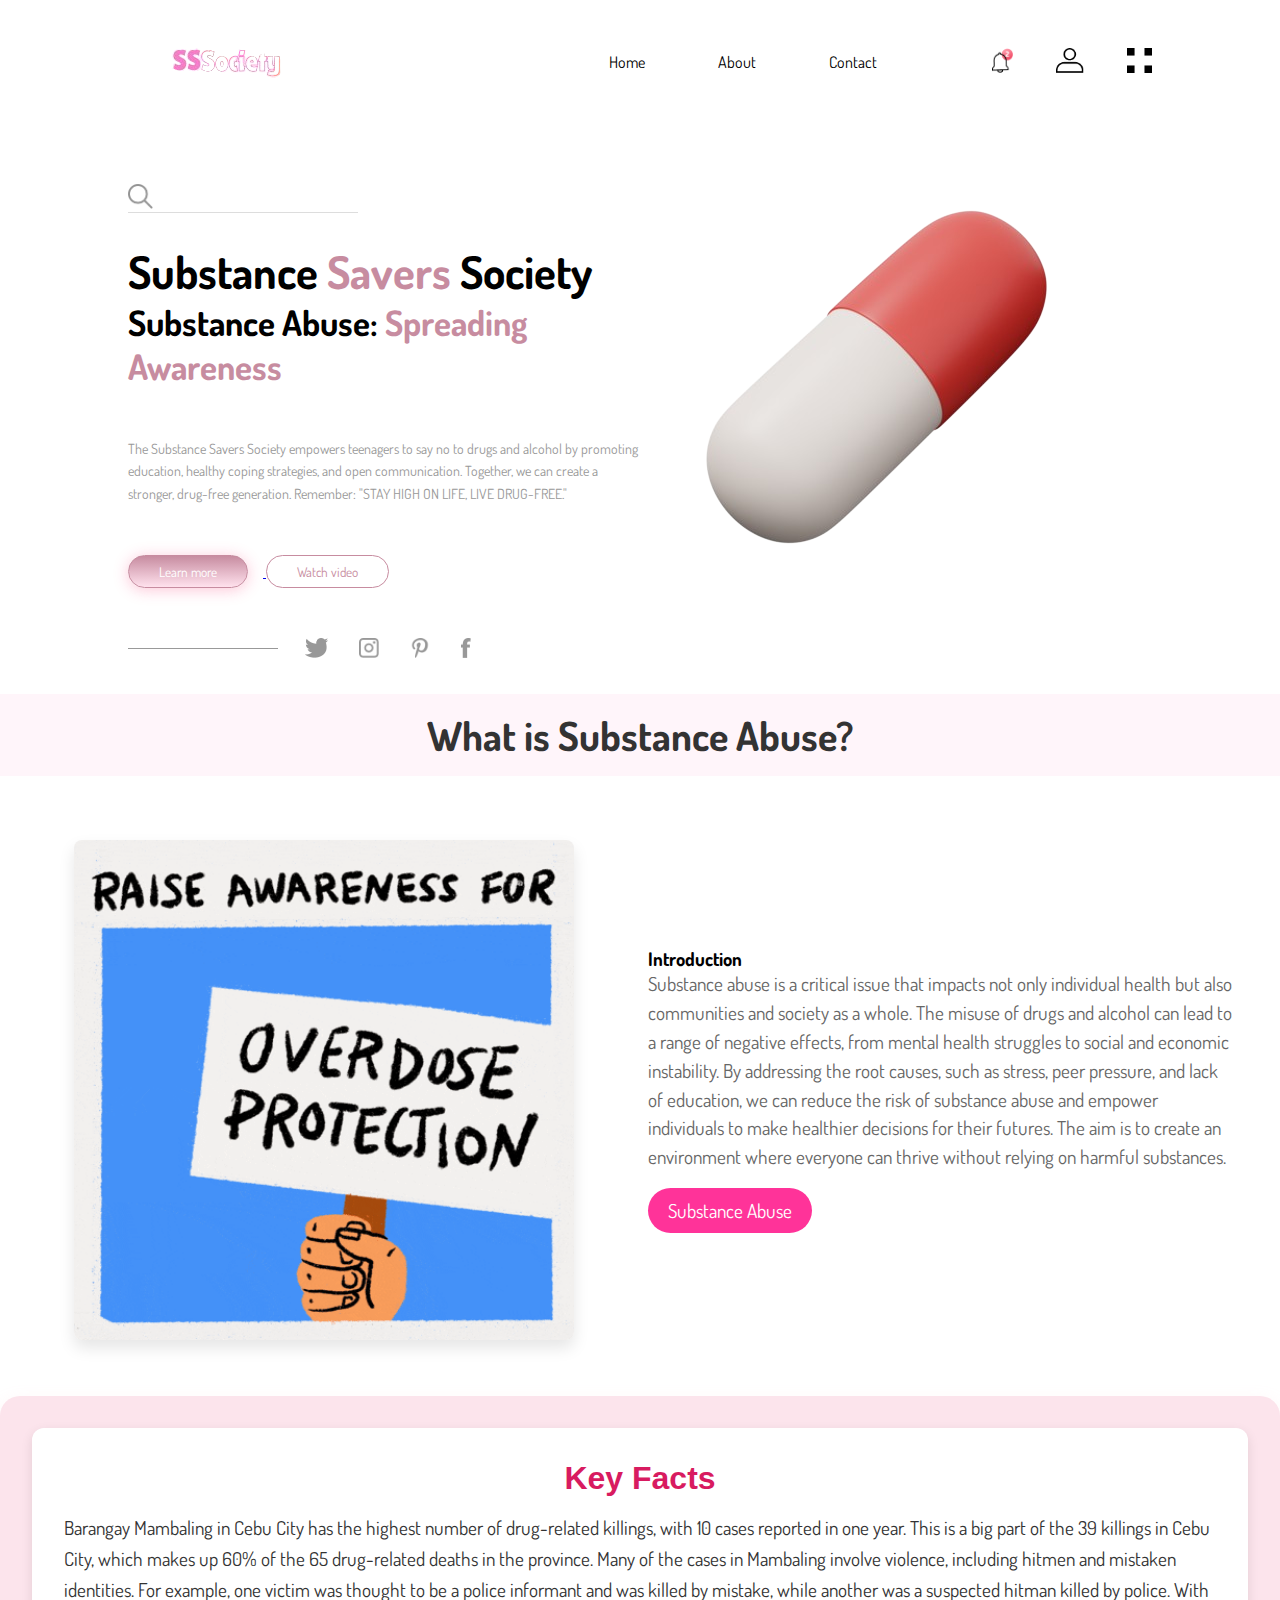
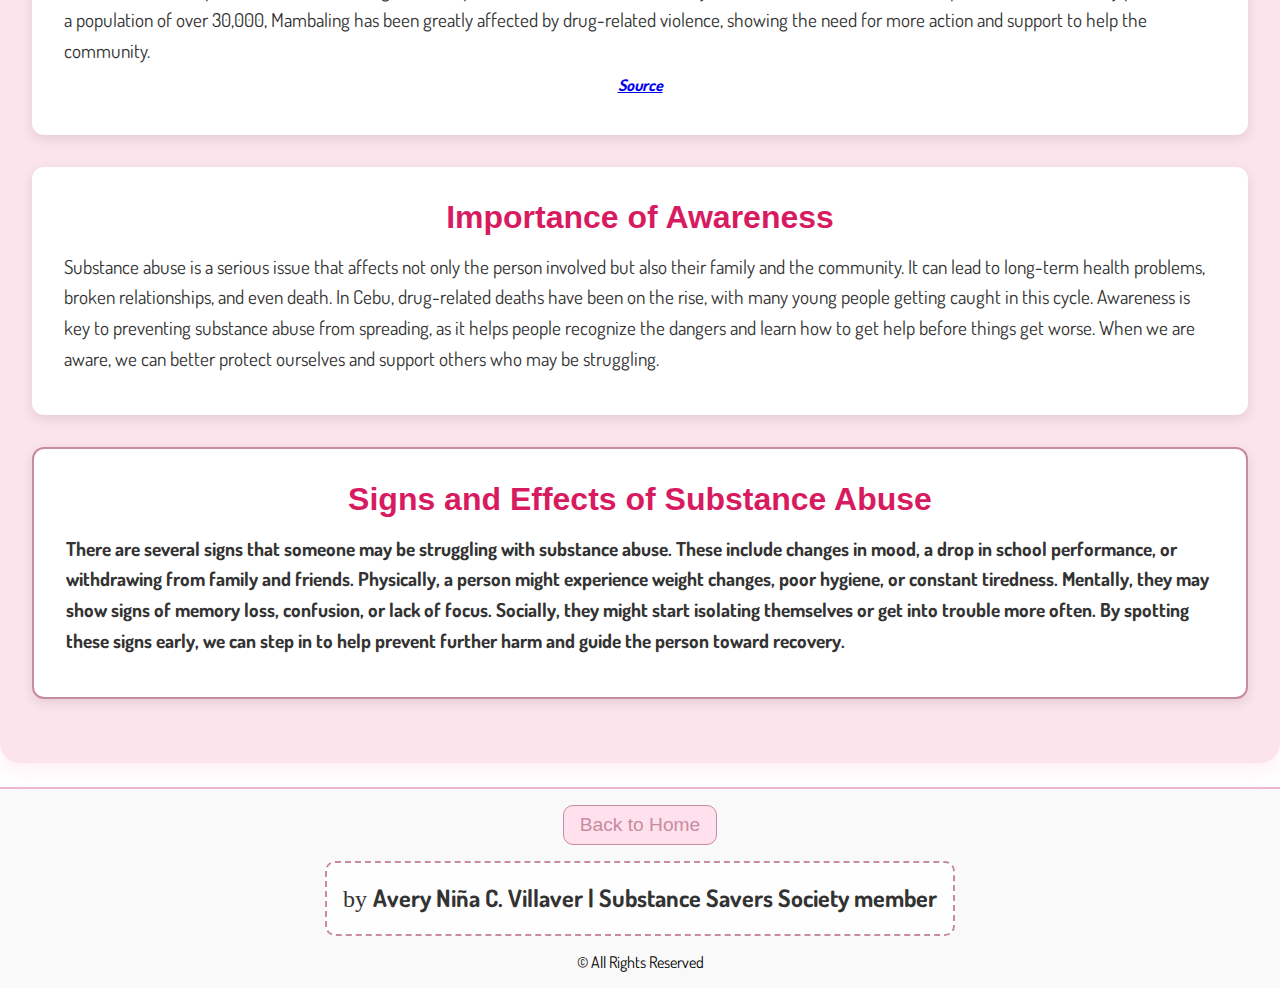
<file: index.html>
<html>
	<head> 
		<title> Substance Abuse </title>
		<link rel="stylesheet" href="style/style.css">
		<link href="https://fonts.googleapis.com/css?family=Dosis&display=swap" rel="stylesheet">
	</head>
	<body>
		<div class="hero">
			<div class="navbar">
				<img src="img/brimston.png" alt="brimston">
				<ul>
					<li><a href="#">Home</a></li>
					<li><a href="about.html">About</a></li>
					<li><a href="contact.html">Contact</a></li>
				</ul>
				<div class="navbar-icons">
					<img src="img/bell.png">
					<img src="img/user.png">
					<img src="img/menu.png">
				</div>
			</div>
			<div class="banner">
				<div class="left-column">
					<div class="search-box">
						<img src="img/search.png">
						<input type="text">
					</div>
					<h1> Substance <span> Savers </span> Society </h1>
					<h3> Substance Abuse: <span> Spreading Awareness</span></h3>
					<p>
					The Substance Savers Society empowers teenagers to say no to drugs and alcohol by promoting education, healthy coping strategies, and open communication. Together, we can create a stronger, drug-free generation. Remember: "STAY HIGH ON LIFE,
					LIVE DRUG-FREE."
					</p>
					<div class="btn">
						<a href="https://www.psychiatry.org/patients-families/addiction-substance-use-disorders/what-is-a-substance-use-disorder">
						<button type="button" class="primary-btn"> Learn more </button>
						<a href="https://youtu.be/HxXgVbYXVEs?si=Ga1_XOUrKe3bNmNM" target="_blank">
						<button type="button"> Watch video </button>
					</div>
					<div class="social-icons">
						<a href="https://twitter.com" target="_blank"><img src="img/twitter.png" alt="Twitter"></a> 
						<a href="https://instagram.com" target="_blank"><img src="img/instagram.png" alt="Instagram"></a> 
						<a href="https://pinterest.com" target="_blank"><img src="img/pinterest.png" alt="Pinterest"></a> 
						<a href="https://facebook.com" target="_blank"><img src="img/facebook.png" alt="Facebook"></a>
					</div>
				</div>
				
				
				<div class="right-column">
					<img src="img/reduced.png">
				</div>
			</div>
		</div>
				
				
				<section class="about" id="about">
					
					<h1 class="heading"> What is Substance Abuse? </h1>
				
			<div class="row">
				
					<div class="intro">
					<img src="img/inequality.gif" alt="inequality">
					</div>
				
				<div class="content">
				<h3> Introduction </h3>
				<p> Substance abuse is a critical issue that impacts not only individual health but also communities and society as a whole. The misuse of drugs and alcohol can lead to a range of negative effects, from mental health struggles to social and economic instability. By addressing the root causes, such as stress, peer pressure, and lack of education, we can reduce the risk of substance abuse and empower individuals to make healthier decisions for their futures. The aim is to create an environment where everyone can thrive without relying on harmful substances. </p>
				<a href="#" class="btn2"> Substance Abuse </a>
				</div>
			
			</div>		
			</section>
			
			<section class="cute-container">
			<div class="fact-item">
				<h2>Key Facts</h2>
                <p>Barangay Mambaling in Cebu City has the highest number of drug-related killings, with 10 cases reported in one year. This is a big part of the 39 killings in Cebu City, which makes up 60% of the 65 drug-related deaths in the province. Many of the cases in Mambaling involve violence, including hitmen and mistaken identities. For example, one victim was thought to be a police informant and was killed by mistake, while another was a suspected hitman killed by police. With a population of over 30,000, Mambaling has been greatly affected by drug-related violence, showing the need for more action and support to help the community.

				<a href="https://www.sunstar.com.ph/cebu/study-cebu-leads-in-drug-war-killings"> <h4> <em> Source </h4> </em> </a>	</p>
            </div>
        </div>
    </div>

			<div class="importance">
				<h2>Importance of Awareness </h2>
                <p>Substance abuse is a serious issue that affects not only the person involved but also their family and the community. It can lead to long-term health problems, broken relationships, and even death. In Cebu, drug-related deaths have been on the rise, with many young people getting caught in this cycle. Awareness is key to preventing substance abuse from spreading, as it helps people recognize the dangers and learn how to get help before things get worse. When we are aware, we can better protect ourselves and support others who may be struggling. </p>
            </div>
        </div>
    </div>

			<div class="call-to-action">
				<h2>Signs and Effects of Substance Abuse</h2>
                <p>There are several signs that someone may be struggling with substance abuse. These include changes in mood, a drop in school performance, or withdrawing from family and friends. Physically, a person might experience weight changes, poor hygiene, or constant tiredness. Mentally, they may show signs of memory loss, confusion, or lack of focus. Socially, they might start isolating themselves or get into trouble more often. By spotting these signs early, we can step in to help prevent further harm and guide the person toward recovery.</p>
            </div>
        </div>
    </div>
</section>

			<section class="credits">
			<div class="container">
				<a href="#" class="back-home">Back to Home</a>
				<p class="credits-text">by <strong>Avery Niña C. Villaver | Substance Savers Society member</strong> </p>
				&copy; All Rights Reserved 
			</div>
			</section>



	</body>
</html>
</file>
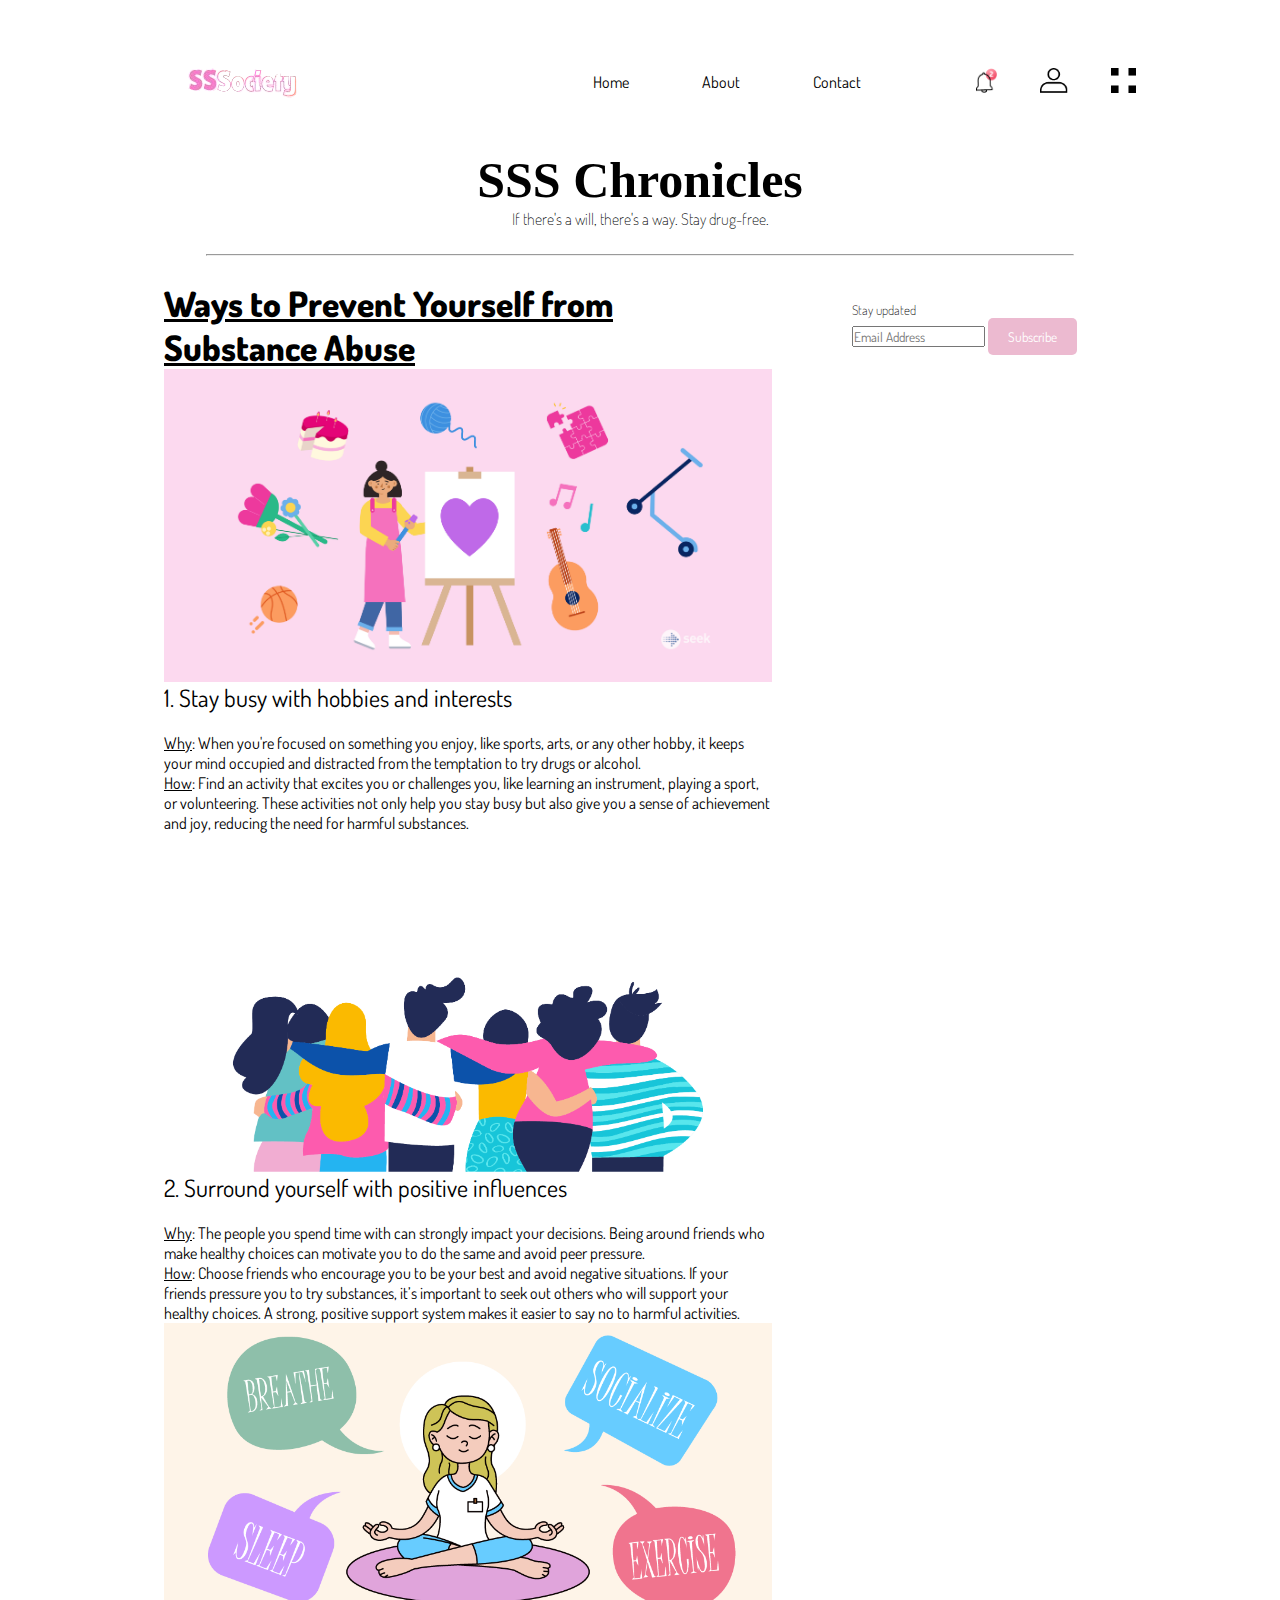
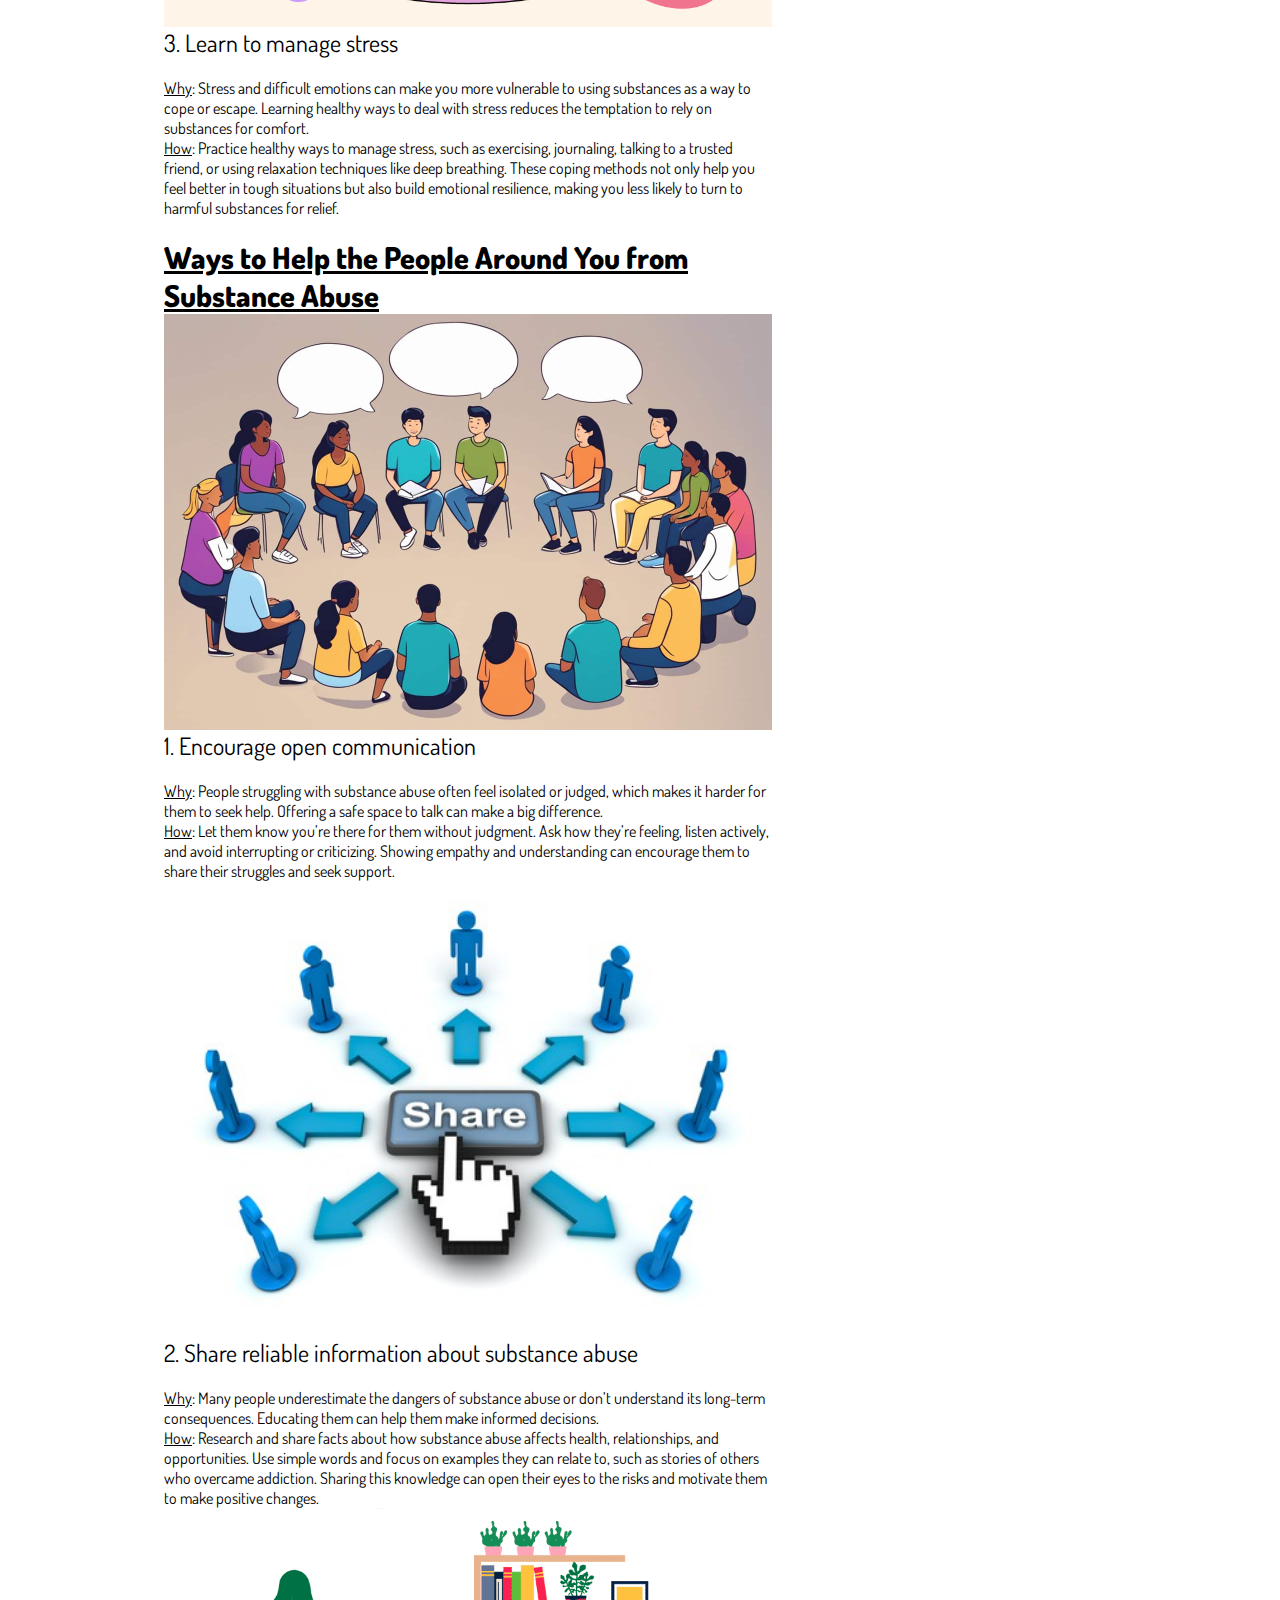
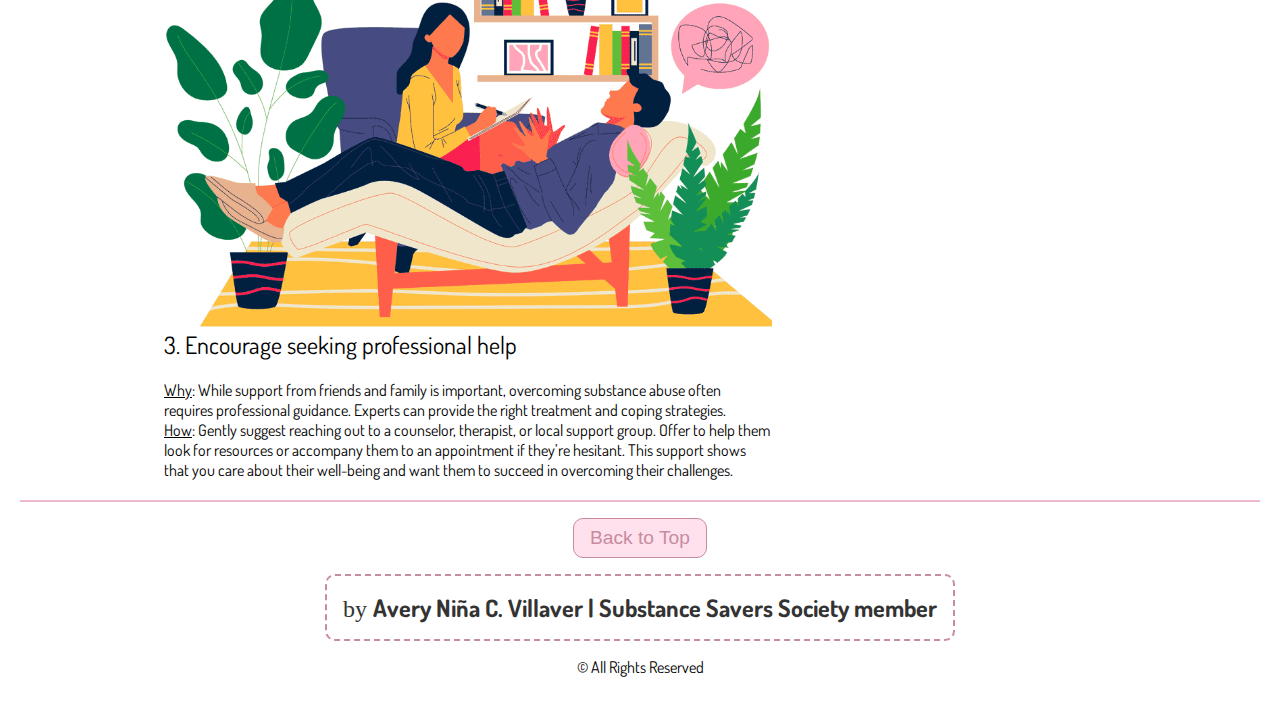
<file: about.html>
<html>
<head>
    <title>Substance Abuse</title>
    <link rel="stylesheet" href="style/hello.css">
    <link href="https://fonts.googleapis.com/css?family=Dosis&display=swap" rel="stylesheet">
</head>
<body>
    <div class="hero">
        <div class="navbar">
            <img src="img/brimston.png" alt="brimston">
            <ul>
                <li><a href="Substance Savers Society.html">Home</a></li>
                <li><a href="about.html">About</a></li>
                <li><a href="contact.html">Contact</a></li>
            </ul>
            <div class="navbar-icons">
                <img src="img/bell.png" alt="bell">
                <img src="img/user.png" alt="user">
                <img src="img/menu.png" alt="menu">
            </div>
        </div>
    </div>  
    
    <section class="header">
        <h1> SSS Chronicles </h1>
		<h4> If there's a will, there's a way. Stay drug-free. </h4>
    </section>
    <hr>
    <section class="content-container">
        <div class="left-content">
            <h1 style="font-size: 35px;"> <strong> <u> Ways to Prevent Yourself from Substance Abuse </u> </strong> </h1>
            <div class="featured-article">
                <a href="https://www.google.com/url?sa=i&url=https%3A%2F%2Fwww.seek.co.nz%2Fcareer-advice%2Farticle%2Fhobbies-and-interests-for-a-resume&psig=AOvVaw3BaxmvVDtdxMGGBSjHffys&ust=1736592690039000&source=images&cd=vfe&opi=89978449&ved=0CBQQjRxqFwoTCNjkkoX-6ooDFQAAAAAdAAAAABAg">
				<img src="img2/red.png" alt="">
                </a>

				<h2><strong> 1. Stay busy with hobbies and interests </strong></h2>
				<p> <u> Why</u>: When you're focused on something you enjoy, like sports, arts, or any other hobby, it keeps your mind occupied and distracted from the temptation to try drugs or alcohol. <br>
				<u> How</u>: Find an activity that excites you or challenges you, like learning an instrument, playing a sport, or volunteering. These activities not only help you stay busy but also give you a sense of achievement and joy, reducing the need for harmful substances. </p>
            </div>
            
            <div class="featured-article">
			<a href="https://www.google.com/url?sa=i&url=https%3A%2F%2Fblog.aare.edu.au%2Ftag%2Finclusion%2F&psig=AOvVaw2Dhi8Ye9BAvLErsGjWPqII&ust=1736593066013000&source=images&cd=vfe&opi=89978449&ved=0CBAQjRxqFwoTCKivgbn_6ooDFQAAAAAdAAAAABAJ">
                <img src="img2/blue.png" alt="">
			</a>
			<h2><strong> 2. Surround yourself with positive influences </strong></h2>
				<p> <u> Why</u>: The people you spend time with can strongly impact your decisions. Being around friends who make healthy choices can motivate you to do the same and avoid peer pressure. <br>
				<u> How</u>: Choose friends who encourage you to be your best and avoid negative situations. If your friends pressure you to try substances, it’s important to seek out others who will support your healthy choices. A strong, positive support system makes it easier to say no to harmful activities. </p>
			</div>
           
			<div class="featured-article">
			<a href="https://www.google.com/url?sa=i&url=https%3A%2F%2Fwww.qminder.com%2Fblog%2Fcustomer-service%2Fstress-management-tips%2F&psig=AOvVaw23zy1iAX1eoFSHOW1wucCw&ust=1736593025963000&source=images&cd=vfe&opi=89978449&ved=0CBQQjRxqFwoTCMjXvaT_6ooDFQAAAAAdAAAAABAR">
                <img src="img2/yellow.png" alt="">
			</a>
			<h2><strong> 3. Learn to manage stress </strong></h2>
				<p> <u> Why</u>: Stress and difficult emotions can make you more vulnerable to using substances as a way to cope or escape. Learning healthy ways to deal with stress reduces the temptation to rely on substances for comfort. <br>
				<u> How</u>: Practice healthy ways to manage stress, such as exercising, journaling, talking to a trusted friend, or using relaxation techniques like deep breathing. These coping methods not only help you feel better in tough situations but also build emotional resilience, making you less likely to turn to harmful substances for relief. </p>
			</div>


		   <div class="another-article">
                <h1 style="font-size: 30px;"><strong> <u> Ways to Help the People Around You from Substance Abuse </u> </strong></h1>
				<a href="https://www.google.com/url?sa=i&url=https%3A%2F%2Flearningmole.com%2Fimportance-of-open-communication-with-teachers%2F&psig=AOvVaw1Yny18yYKrE6QayFgU95LR&ust=1736597399149000&source=images&cd=vfe&opi=89978449&ved=0CBQQjRxqFwoTCIiz08uP64oDFQAAAAAdAAAAABAE">
                <img src="img2/open.png" alt="">
				</a>
                <h2><strong> 1. Encourage open communication </strong></h2>
				<p> <u> Why</u>: People struggling with substance abuse often feel isolated or judged, which makes it harder for them to seek help. Offering a safe space to talk can make a big difference. <br>
				<u> How</u>: Let them know you’re there for them without judgment. Ask how they’re feeling, listen actively, and avoid interrupting or criticizing. Showing empathy and understanding can encourage them to share their struggles and seek support. </p>
				
				<a href="https://www.google.com/url?sa=i&url=https%3A%2F%2Fwww.seek.co.nz%2Fcareer-advice%2Farticle%2Fhobbies-and-interests-for-a-resume&psig=AOvVaw3BaxmvVDtdxMGGBSjHffys&ust=1736592690039000&source=images&cd=vfe&opi=89978449&ved=0CBQQjRxqFwoTCNjkkoX-6ooDFQAAAAAdAAAAABAg">
                <img src="img2/share.png" alt="">
				</a>
                <h2><strong> 2. Share reliable information about substance abuse </strong></h2>
				<p> <u> Why</u>: Many people underestimate the dangers of substance abuse or don’t understand its long-term consequences. Educating them can help them make informed decisions. <br>
				<u> How</u>: Research and share facts about how substance abuse affects health, relationships, and opportunities. Use simple words and focus on examples they can relate to, such as stories of others who overcame addiction. Sharing this knowledge can open their eyes to the risks and motivate them to make positive changes. </p>
				
				<a href="https://www.google.com/url?sa=i&url=https%3A%2F%2Fwww.emro.who.int%2Fmhps%2Fdealing_with_stress.html&psig=AOvVaw03hkVyErYLyal660lqkfnG&ust=1736598969924000&source=images&cd=vfe&opi=89978449&ved=0CBQQjRxqFwoTCLirgLiV64oDFQAAAAAdAAAAABAZ">
                <img src="img2/prof.png" alt="">
				</a>
                <h2><strong> 3. Encourage seeking professional help </strong></h2>
				<p> <u> Why</u>: While support from friends and family is important, overcoming substance abuse often requires professional guidance. Experts can provide the right treatment and coping strategies. <br>
				<u> How</u>: Gently suggest reaching out to a counselor, therapist, or local support group. Offer to help them look for resources or accompany them to an appointment if they’re hesitant. This support shows that you care about their well-being and want them to succeed in overcoming their challenges.
 </p>
				
            </div>
        </div>
        <div class="right-content">
            <div class="newsletter">
                <h5> Stay updated </h5>
                <input type="email" name="" id="" placeholder="Email Address">
                <button class="btn sub-btn"> Subscribe </button>
            </div>
        </div>
    </section>
    <section class="credits">
			<div class="container2">
				<a href="#" class="back-top">Back to Top</a>
				<p class="credits-text">by <strong>Avery Niña C. Villaver | Substance Savers Society member </strong> </p>
			    &copy; All Rights Reserved 
			</div>
			</section>
</body>
</html>
</file>
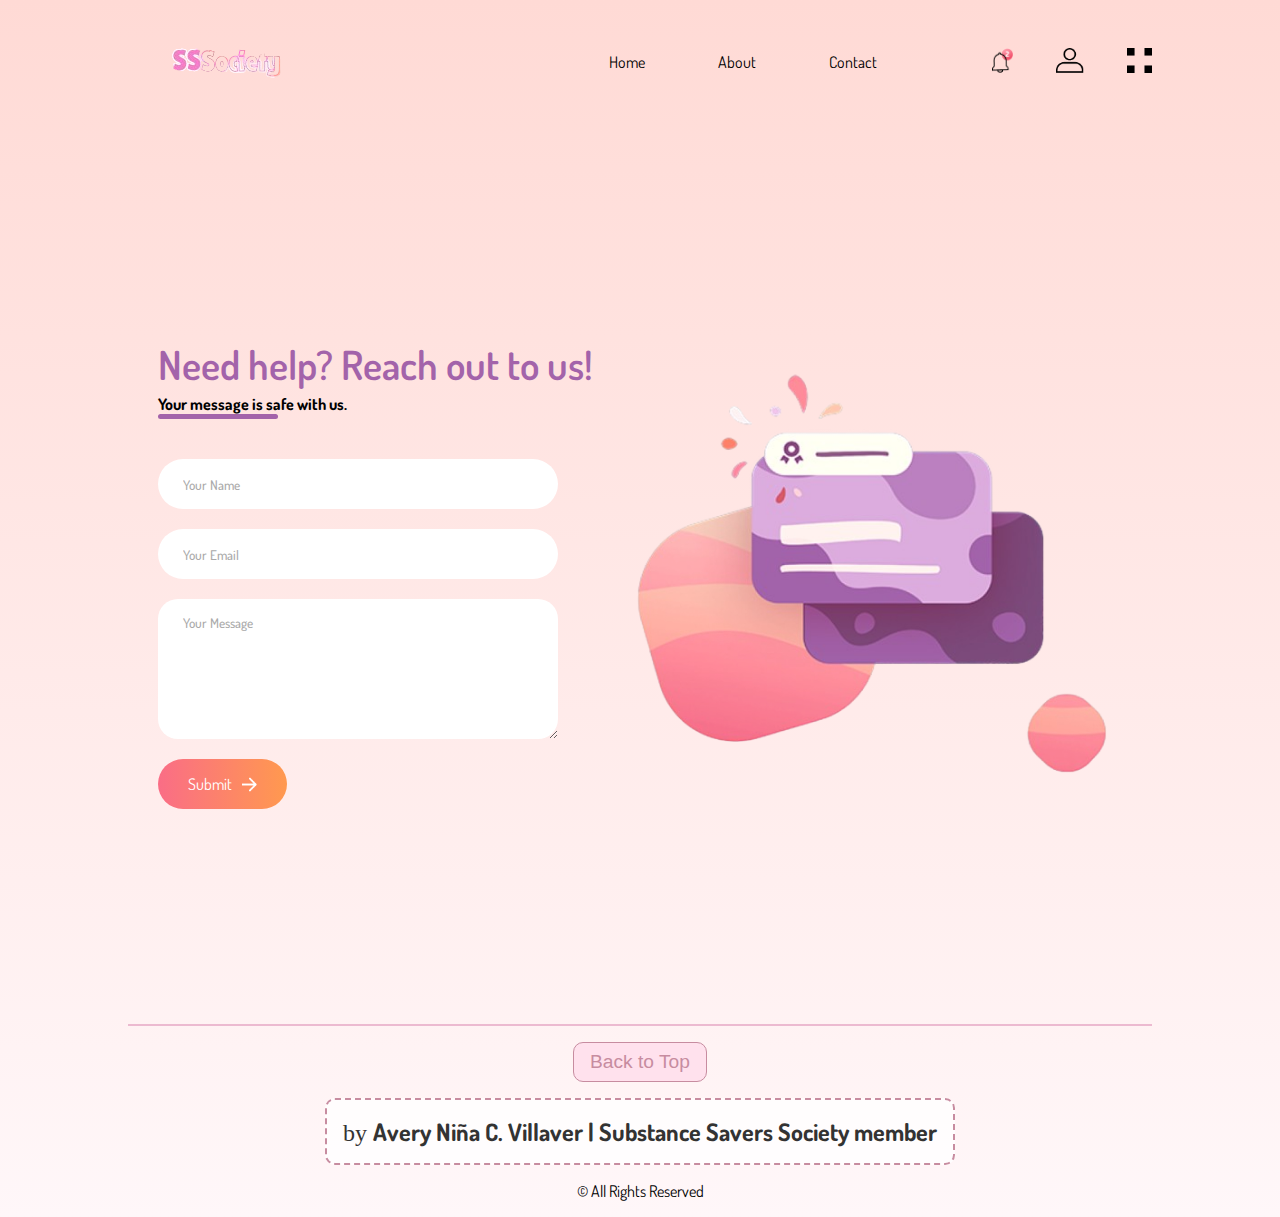
<file: contact.html>
<html>
	<head> 
		<title> Substance Abuse </title>
		<link rel="stylesheet" href="style/contact.css">
		<link href="https://fonts.googleapis.com/css?family=Dosis&display=swap" rel="stylesheet">
	</head>
	<body>
		<div class="hero">
			<div class="navbar">
				<img src="img/brimston.png" alt="brimston">
				<ul>
					<li><a href="Substance Savers Society.html">Home</a></li>
					<li><a href="about.html">About</a></li>
					<li><a href="contact.html">Contact</a></li>
				</ul>
				<div class="navbar-icons">
					<img src="img/bell.png">
					<img src="img/user.png">
					<img src="img/menu.png">
				</div>
			</div>
	
		<div class="contact-container">
			<form action="https://api.web3forms.com/submit" method="POST" class="contact-left">
				<div class="contact-left-title">
					<h2> Need help? Reach out to us! </h2>
					<a> <h4> Your message is safe with us. </a> </h4>
					<hr>
				</div>
				<input type="hidden" name="access_key" value="bc437d11-14af-487e-b93e-fa8a44e4e6fe">
				<input type="text" name="name" placeholder="Your Name" class="contact-inputs" required>
				<input type="email" name="email" placeholder="Your Email" class="contact-inputs" required>
				<textarea name="message" placeholder="Your Message" class="contact-inputs"></textarea>
				<button type="submit"> Submit <img src="img/arrow_icon.png" alt=""> </button>
			</form>
			<div class="contact-right">
				<img src="img/right_img.png" alt="">
			</div>
		</div>
		
		
		
		<section class="credits">
			<div class="container2">
				<a href="#" class="back-top">Back to Top</a>
				<p class="credits-text">by <strong>Avery Niña C. Villaver | Substance Savers Society member </strong></p>
			    &copy; All Rights Reserved 
			</div>
			</section>
		

	</body>
</html>
</file>
<file: style/style.css>
*{
	margin: 0;
	padding: 0; 
	font-family: 'Dosis', sans-serif; 
}
.hero{
	width: 80%; 
	margin: auto;
}
.navbar{
	margin: 30px auto;
	display: flex;
	align-items: center;
}
ul{
	flex: 1; 
	text-align: right;
}
ul li{
	display: inline-block;
	list-style: none;
	margin: 0 25px;
}
ul li a{
	text-decoration: none;
	color: #000;
	padding: 0 10px;
	position: relative;
} 
ul li a::after{
	content: ''; 
	width: 0; 
	height: 10px; 
	background: #ecbad0; 
	position: absolute; 
	left: 50%;
	transform: translateX(-50%);
	top: -55px;
	transition: 0.5s;
}
ul li a:hover::after{
	width: 100%;
}
.navbar-icons img{
	height: 25px; 
	margin-left: 40px;
	cursor: pointer;
}
.navbar-icons{
	margin-left: 40px;
}
.banner{
	display: flex; 
	margin-top: 80px; 
}
.left-column,.right-column{
	flex-basis: 50%;
}
.right-column img{
	max-width: 100%;
	height: auto;
	cursor: pointer;
	transition: transform 0.3s, box-shadow 0.3s;
}
.right-column img:hover{
    transform: scale(1.1);
}

.search-box{
	width: 45%;
	display: flex;
	padding-bottom: 3px; 
	border-bottom: 1px solid #ddd; 
	margin: 10px 0 30px; 
}
.search-box img{
	height: 25px; 
	width: 25px;
	cursor: pointer;
}
.search-box input{
	width: 100%; 
	margin-left: 15px; 
	font-size: 17px;
	border: 0; 
	outline: none;
}
.left-column h1{
	font-size: 45px; 
}
.left-column h3{
	font-size: 35px; 
}
span{
	color: #c78ca0;
}
.left-column p{
	font-size: 14px; 
	color: #999;
	margin: 50px 0;
}
.heading{	/* about section */
	text-align: center; 
	font-size: 2.5rem;
	color: #333;
	padding: 1rem; 
	margin: 2rem 0; 
	background: rgba( 255, 51, 153, .05);
}	
.heading span{ 
	color: var(--pink);
}
.btn button{
	padding: 7px 30px; 
	margin-right: 15px; 
	outline: none; 
	border: 1px solid #c78ca0;
	border-radius: 20px; 
	cursor: pointer;
	color: #c78ca0;
	background: transparent;
}
.btn .primary-btn{
	background: linear-gradient(#c78ca0, #ffe1ed);
	box-shadow: 0 2px 15px rgba(248, 38,103, 0.26);
	color: #fff; 
}
.btn{
	margin-bottom: 50px;
}
	
.social-icons{
	width: 200px;
	text-align: center;
	opacity: .4;
	position: relative; 
	margin-left: 160px; 
}
.social-icons img{
	height: 20px; 
	margin: 0 14px;
}
.social-icons::after{
	content: '';
	width: 150px; 
	height: 1px; 
	background: #000; 
	position: absolute; 
	left: -160px; 
	top: 10px;
}
.image-container{
    display: flex;
    justify-content: center;
    gap: 15px; 
	margin-top: 20px;
    margin-bottom: 20px; 
}

.image-container img{
    width: 150px; 
    height: auto;
    transition: transform 0.3s, box-shadow 0.3s;
    cursor: pointer;
    border-radius: 10px; 
}

.image-container img:hover{
    transform: scale(1.1);
    box-shadow: 0 0 15px rgba(255, 105, 180, 0.8); 
}
.about .row {
    display: flex;
    align-items: center;
    justify-content: center;
    gap: 1rem;
    flex-wrap: wrap;
    padding: 2rem;
}

.about .row .intro{
    flex: 1 1 30rem; 
    text-align: center;
}

.about .row .intro img{
    width: 200%;
    max-width: 500px;
    border-radius: 0.5rem;
    box-shadow: 0 0.5rem 1rem rgba(0, 0, 0, 0.1);
}

.about .row .content{
    flex: 1 1 30rem;
    padding: 1rem;
}
.about .row .content p{
    font-size: 1.2rem; 
    color: #666;
    line-height: 1.5;
}
.btn2{
    display: inline-block;
    background-color: #ff3399;
    color: white;
    padding: 10px 20px;
    text-align: center;
    border-radius: 25px;
    text-decoration: none;
    font-size: 1.2rem;
    margin-top: 1rem;
    transition: background 0.3s ease;
}

.btn2:hover{
    background-color: #ff6699;
}
.content-container {
    display: flex;
    align-items: center;
    justify-content: space-between;
    gap: 1rem;
}

.content-container img {
    width: 150px;
    height: auto;
    border-radius: 10px;
    box-shadow: 0 0 15px rgba(255, 105, 180, 0.8);
}

.fact-item, .importance, .call-to-action {
    background-color: #ffffff;
    border-radius: 12px;
    box-shadow: 0 4px 12px rgba(0, 0, 0, 0.1);
    padding: 2rem;
    margin-bottom: 2rem;
    transition: transform 0.3s ease, box-shadow 0.3s ease;
}

.fact-item:hover, .importance:hover, .call-to-action:hover {
    transform: translateY(-5px);
    box-shadow: 0 6px 15px rgba(0, 0, 0, 0.2);
}

h2 {
    font-size: 2.5rem;
    color: #333;
    margin-bottom: 1rem;
    text-align: center;
}

p {
    font-size: 1.2rem;
    color: #555;
    line-height: 1.6;
    text-align: left; 
}

.call-to-action {
    background-color: white;
    border: 2px solid #c78ca0;
    padding: 2rem;
    text-align: center;
}

.call-to-action p {
    font-weight: bold;
    color: #c78ca0;
}

.credits {
    background-color: #f9f9f9;
    padding: 1rem;
    border-top: 2px solid #ecbad0;
    text-align: center;
}

.credits .container {
    display: flex;
    flex-direction: column;
    align-items: center;
    gap: 1rem;
}

.back-home {
    font-family: 'Quicksand', sans-serif;
    font-size: 1.2rem;
    color: #c78ca0;
    text-decoration: none;
    background-color: #ffe1ed;
    padding: 0.5rem 1rem;
    border-radius: 10px;
    border: 1px solid #c78ca0;
    transition: background-color 0.3s, color 0.3s;
}

.back-home:hover {
    background-color: #c78ca0;
    color: #fff;
}

.credits-text {
    font-family: 'Allura', cursive;
    font-size: 1.5rem;
    color: #333;
    border: 2px dashed #c78ca0;
    padding: 1rem;
    border-radius: 10px;
    background: rgba(255, 255, 255, 0.8);
}

.cute-container {
    background-color: #fce4ec;
    padding: 2rem;
    border-radius: 20px;
    box-shadow: 0 8px 20px rgba(255, 182, 193, 0.2);
    margin: 1.5rem 0;
    text-align: center;
}

.cute-container h2 {
    font-family: 'Cute Font', sans-serif;
    font-size: 2rem;
    color: #d81b60;
    margin-bottom: 1rem;
}

.cute-container p {
    font-family: 'Dosis', sans-serif;
    color: #333;
    margin: 0.5rem 0;
}
</file>
<file: style/hello.css>
* {
    margin: 0;
    padding: 0; 
    font-family: 'Dosis', sans-serif; 
    box-sizing: border-box;
}

body {
    font-family: Arial;
    margin: 0;
    padding: 20px;
    overflow-x: hidden;
    justify-content: center;
}

.hero {
    width: 80%; 
    margin: auto;
}

.navbar {
    margin: 30px auto;
    display: flex;
    align-items: center;
}

ul {
    flex: 1; 
    text-align: right;
}

ul li {
    display: inline-block;
    list-style: none;
    margin: 0 25px;
}

ul li a {
    text-decoration: none;
    color: #000;
    padding: 0 10px;
    position: relative;
} 

ul li a::after {
    content: ''; 
    width: 0; 
    height: 10px; 
    background: #ecbad0; 
    position: absolute; 
    left: 50%;
    transform: translateX(-50%);
    top: -55px;
    transition: 0.5s;
}

ul li a:hover::after {
    width: 100%;
}

.navbar-icons img {
    height: 25px; 
    margin-left: 40px;
    cursor: pointer;
}

.navbar-icons {
    margin-left: 40px;
}

.header {
    text-align: center;
    margin-top: 3%; 
    margin-bottom: 2%;
}

h1 {
    font-family: 'Merriweather'; 
    font-size: 50px;
}

h2, h4, h5 {
    font-weight: 100; 
}

hr {
    width: 70%;
    margin-left: auto; 
    margin-right: auto;
    margin-bottom: 2%;
}

.content-container {
    display: flex;
    justify-content: space-between;
    align-items: flex-start;
    width: 80%;
    max-width: 1200px; 
    margin: 20px auto;
}

.left-content {
    flex: 2;
    padding: 0 20px; 
}

.right-content {
    flex: 1;
    padding: 0 20px;
    display: flex;
    flex-direction: column;
    align-items: center;
}

.featured-article img, .another-article img {
    width: 100%; 
    height: auto; 
}

.left-content h2 {
    margin-bottom: 20px; 
}

.another-article {
    margin-top: 20px;
}

.right-content div {
    margin-bottom: 20px; 
}

.right-content img {
    width: 100%; 
    height: auto; 
}

.avatar-content img {
    width: 180px; 
    height: 180px; 
    border-radius: 50%; 
    object-fit: cover; 
    margin-bottom: 20px;
}

.newsletter {
    background-color: white;
    color: black;
    padding: 20px; 
    border-radius: 8px;
}

.btn {
    background-color: #ecbad0; 
    color: #fff; 
    border: none;
    padding: 10px 20px; 
    border-radius: 5px; 
    cursor: pointer; 
    transition: background-color 0.3s; 
}

.btn:hover {
    background-color: #d0a6c0; 
}

footer {
    margin-top: 20px;
    text-align: center;
    background-color: #fff; 
    color: #000; 
    padding: 10px;
}
.credits {
    padding: 1rem;
    border-top: 2px solid #ecbad0;
    text-align: center;
}

.credits .container2 {
    display: flex;
    flex-direction: column;
    align-items: center;
    gap: 1rem;
}

.back-top {
    font-family: 'Quicksand', sans-serif;
    font-size: 1.2rem;
    color: #c78ca0;
    text-decoration: none;
    background-color: #ffe1ed;
    padding: 0.5rem 1rem;
    border-radius: 10px;
    border: 1px solid #c78ca0;
    transition: background-color 0.3s, color 0.3s;
}

.back-top:hover {
    background-color: #c78ca0;
    color: #fff;
}

.credits-text {
    font-family: 'Allura', cursive;
    font-size: 1.5rem;
    color: #333;
    border: 2px dashed #c78ca0;
    padding: 1rem;
    border-radius: 10px;
    background: rgba(255, 255, 255, 0.8);
}

.cute-container {
    background-color: #fce4ec;
    padding: 2rem;
    border-radius: 20px;
    box-shadow: 0 8px 20px rgba(255, 182, 193, 0.2);
    margin: 1.5rem 0;
    text-align: center;
}

.cute-container h2 {
    font-family: 'Cute Font', sans-serif;
    font-size: 2rem;
    color: #d81b60;
    margin-bottom: 1rem;
}

.cute-container p {
    font-family: 'Dosis', sans-serif;
    color: #333;
    margin: 0.5rem 0;
}
</file>
<file: style/contact.css>
*{
	margin: 0;
	padding: 0; 
	font-family: 'Dosis', sans-serif; 
}
.hero{
	width: 80%; 
	margin: auto;
}
.navbar{
	margin: 30px auto;
	display: flex;
	align-items: center;
}
ul{
	flex: 1; 
	text-align: right;
}
ul li{
	display: inline-block;
	list-style: none;
	margin: 0 25px;
}
ul li a{
	text-decoration: none;
	color: #000;
	padding: 0 10px;
	position: relative;
} 
ul li a::after{
	content: ''; 
	width: 0; 
	height: 10px; 
	background: #ecbad0; 
	position: absolute; 
	left: 50%;
	transform: translateX(-50%);
	top: -55px;
	transition: 0.5s;
}
ul li a:hover::after{
	width: 100%;
}
.navbar-icons img{
	height: 25px; 
	margin-left: 40px;
	cursor: pointer;
}
.navbar-icons{
	margin-left: 40px;
}
.banner{
	display: flex; 
	margin-top: 80px; 
}
.left-column,.right-column{
	flex-basis: 50%;
}
.right-column img{
	max-width: 100%;
	height: auto;
	cursor: pointer;
	transition: transform 0.3s, box-shadow 0.3s;
}
.right-column img:hover{
    transform: scale(1.1);
}
*{
	padding: 0; 
	margin: 0;
	box-sizing: border-box; 
} 
body{
	font-family: 'Outfit';
	background: linear-gradient(#ffdad5, #fff7f9);
}
.contact-container{
	height: 100vh; 
	display: flex; 
	align-items: center;
	justify-content: space-evenly;
} 
.contact-left{
	display: flex;
	flex-direction: column; 
	align-items: start;
	gap: 20px; 
}
.contact-left-title h2{
	font-weight: 600;
	color: #a363aa;
	font-size: 40px;
	margin-bottom: 5px;
}
.contact-left-title hr{
	border: none;
	width: 120px; 
	height: 5px;
	background-color: #a363aa; 
	border-radius: 10px; 
	margin-bottom: 20px; 
}
.contact-inputs{
	width: 400px; 
	height: 50px; 
	border: none; 
	outline: none; 
	padding-left: 25px; 
	font-weight: 500;
	color: #666;
	border-radius: 50px;
}
.contact-left textarea{
	height: 140px; 
	padding-top: 15px; 
	border-radius: 20px;
}
.contact-inputs:focus{
	border: 2px solid #ff994f;
}
.contact-inputs::placeholder{
	color: #a9a9a9;
}
.contact-left button{
	display: flex; 
	align-items: center; 
	padding: 15px 30px; 
	font-size: 16px; 
	color: #fff;
	gap: 10px; 
	border: none;
	border-radius: 50px; 
	background: linear-gradient(270deg, #ff994f, #fa6d86);
	cursor: pointer;
}
.contact-left button img{
	height: 15px;
}
.contact-right img{
	width: 500px; 
}
@media (max-width:800px) {
	.contact-inputs{
		width: 80vw;
	}
	.contact_right{
		display: none;
	}
}
.selfies {
    display: flex;
    gap: 30px;
    justify-content: center;
    margin-top: 50px;
	margin-bottom: 50px;
}

.photo {
    text-align: center;
}

.selfies img {
    width: 250px; 
    height: 350px; 
    object-fit: cover; 
	border-radius: 15px;
    transition: all 0.3s ease;
}

.selfies img:active {
    box-shadow: 0 0 20px 5px pink; 
    transform: scale(1.1);
}

.selfies p {
    font-size: 18px; 
    margin-top: 10px;
    font-family: 'Arial', sans-serif;
    color: #333;
}

.credits {
    padding: 1rem;
    border-top: 2px solid #ecbad0;
    text-align: center;
}

.credits .container2 {
    display: flex;
    flex-direction: column;
    align-items: center;
    gap: 1rem;
}

.back-top {
    font-family: 'Quicksand', sans-serif;
    font-size: 1.2rem;
    color: #c78ca0;
    text-decoration: none;
    background-color: #ffe1ed;
    padding: 0.5rem 1rem;
    border-radius: 10px;
    border: 1px solid #c78ca0;
    transition: background-color 0.3s, color 0.3s;
}

.back-top:hover {
    background-color: #c78ca0;
    color: #fff;
}

.credits-text {
    font-family: 'Allura', cursive;
    font-size: 1.5rem;
    color: #333;
    border: 2px dashed #c78ca0;
    padding: 1rem;
    border-radius: 10px;
    background: rgba(255, 255, 255, 0.8);
}

.cute-container {
    background-color: #fce4ec;
    padding: 2rem;
    border-radius: 20px;
    box-shadow: 0 8px 20px rgba(255, 182, 193, 0.2);
    margin: 1.5rem 0;
    text-align: center;
}

.cute-container h2 {
    font-family: 'Cute Font', sans-serif;
    font-size: 2rem;
    color: #d81b60;
    margin-bottom: 1rem;
}

.cute-container p {
    font-family: 'Dosis', sans-serif;
    color: #333;
    margin: 0.5rem 0;
}
</file>
